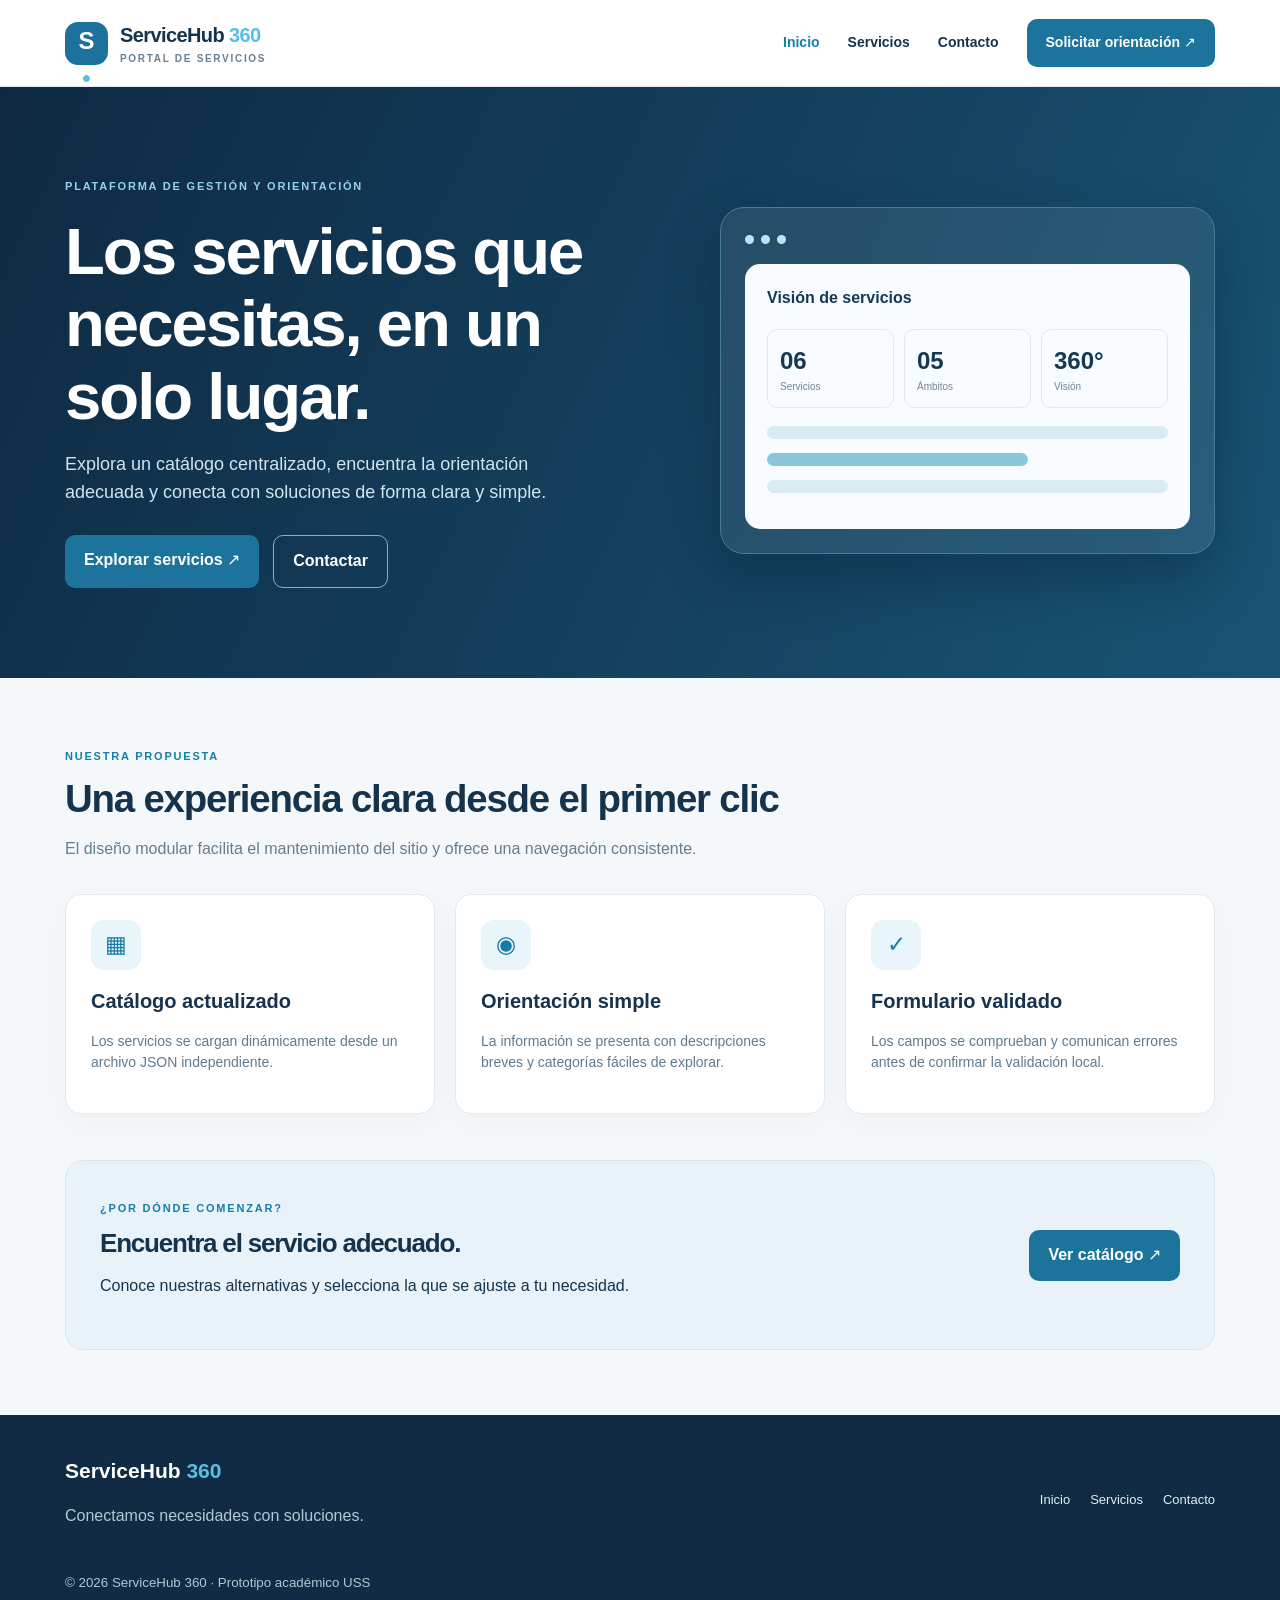
<file: index.html>
<!doctype html><html lang="es"><head><meta charset="UTF-8"><meta name="viewport" content="width=device-width, initial-scale=1"><meta name="description" content="ServiceHub 360: portal académico de servicios y orientación."><title>ServiceHub 360 | Inicio</title><link rel="stylesheet" href="./css/styles.css"><script type="module" src="./js/main.js"></script></head><body data-page="inicio"><header id="site-header" class="site-header"></header><main><section class="hero"><div class="shell hero-layout"><div><span class="eyebrow">Plataforma de gestión y orientación</span><h1>Los servicios que necesitas, en un solo lugar.</h1><p>Explora un catálogo centralizado, encuentra la orientación adecuada y conecta con soluciones de forma clara y simple.</p><div class="hero-actions"><a class="button" href="servicios.html">Explorar servicios ↗</a><a class="button secondary" href="contacto.html">Contactar</a></div></div><div class="hero-art" aria-label="Ilustración de indicadores de gestión"><div class="fake-top"><i></i><i></i><i></i></div><div class="fake-panel"><strong>Visión de servicios</strong><div class="fake-metrics"><span>06<small>Servicios</small></span><span>05<small>Ámbitos</small></span><span>360°<small>Visión</small></span></div><div class="fake-row"></div><div class="fake-row short"></div><div class="fake-row"></div></div></div></div></section><section class="section"><div class="shell"><div class="section-head"><span class="eyebrow">Nuestra propuesta</span><h2>Una experiencia clara desde el primer clic</h2><p>El diseño modular facilita el mantenimiento del sitio y ofrece una navegación consistente.</p></div><div class="features"><article class="feature"><span class="feature-icon">▦</span><h3>Catálogo actualizado</h3><p>Los servicios se cargan dinámicamente desde un archivo JSON independiente.</p></article><article class="feature"><span class="feature-icon">◉</span><h3>Orientación simple</h3><p>La información se presenta con descripciones breves y categorías fáciles de explorar.</p></article><article class="feature"><span class="feature-icon">✓</span><h3>Formulario validado</h3><p>Los campos se comprueban y comunican errores antes de confirmar la validación local.</p></article></div><div class="callout"><div><span class="eyebrow">¿Por dónde comenzar?</span><h2>Encuentra el servicio adecuado.</h2><p>Conoce nuestras alternativas y selecciona la que se ajuste a tu necesidad.</p></div><a class="button" href="servicios.html">Ver catálogo ↗</a></div></div></section></main><footer id="site-footer" class="site-footer"></footer></body></html>
</file>
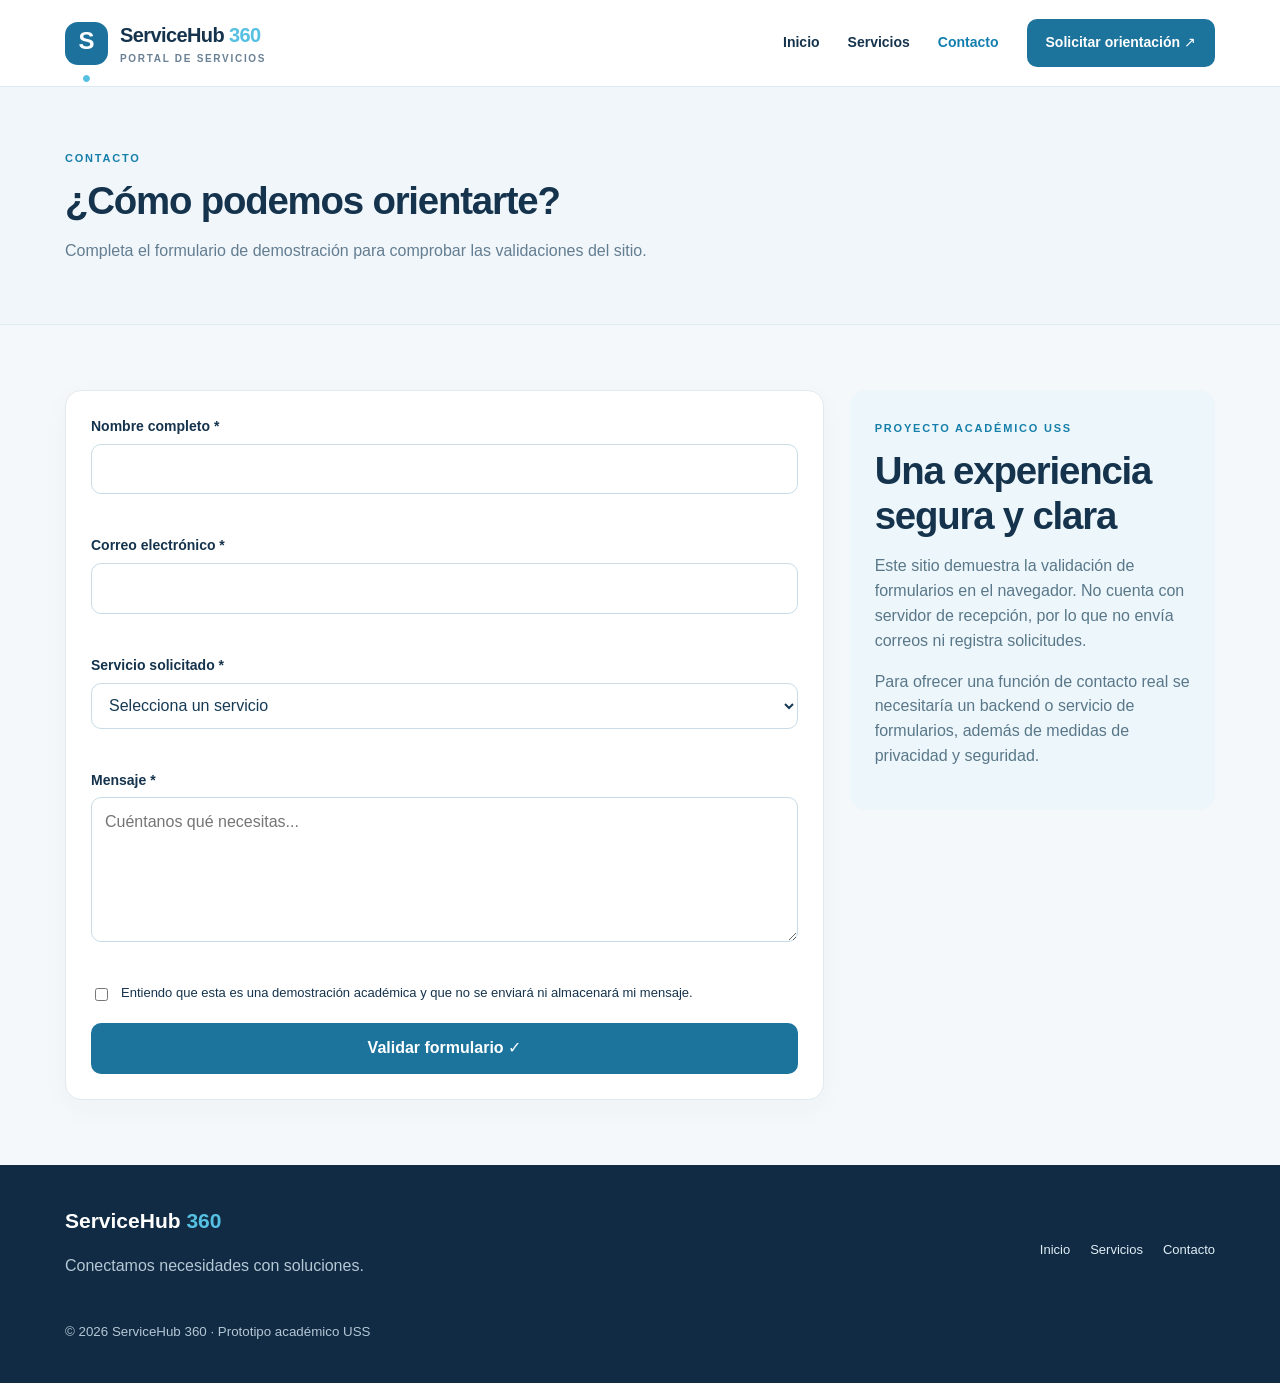
<file: contacto.html>
<!doctype html><html lang="es"><head><meta charset="UTF-8"><meta name="viewport" content="width=device-width, initial-scale=1"><meta name="description" content="Formulario demostrativo de contacto de ServiceHub 360."><title>ServiceHub 360 | Contacto</title><link rel="stylesheet" href="./css/styles.css"><script type="module" src="./js/main.js"></script><script type="module" src="./js/validation.js"></script></head><body data-page="contacto"><header id="site-header" class="site-header"></header><main><section class="page-intro"><div class="shell"><span class="eyebrow">Contacto</span><h1>¿Cómo podemos orientarte?</h1><p>Completa el formulario de demostración para comprobar las validaciones del sitio.</p></div></section><section class="section"><div class="shell contact-layout"><div class="panel"><form id="contact-form" class="contact-form" novalidate><div class="field"><label for="nombre">Nombre completo *</label><input id="nombre" name="nombre" autocomplete="name" required minlength="3" aria-describedby="nombre-error"><span class="error-message" id="nombre-error" data-error="nombre"></span></div><div class="field"><label for="email">Correo electrónico *</label><input id="email" name="email" type="email" autocomplete="email" required aria-describedby="email-error"><span class="error-message" id="email-error" data-error="email"></span></div><div class="field"><label for="service">Servicio solicitado *</label><select id="service" name="service" required aria-describedby="service-error"><option value="">Selecciona un servicio</option></select><span class="error-message" id="service-error" data-error="service"></span></div><div class="field"><label for="mensaje">Mensaje *</label><textarea id="mensaje" name="mensaje" required minlength="15" aria-describedby="mensaje-error" placeholder="Cuéntanos qué necesitas..."></textarea><span class="error-message" id="mensaje-error" data-error="mensaje"></span></div><div><label class="consent"><input type="checkbox" name="consentimiento" required aria-describedby="consentimiento-error"><span>Entiendo que esta es una demostración académica y que no se enviará ni almacenará mi mensaje.</span></label><span class="error-message" id="consentimiento-error" data-error="consentimiento"></span></div><div id="form-feedback" class="feedback" aria-live="polite" role="status"></div><button type="submit" class="button">Validar formulario ✓</button></form></div><aside class="side-note"><span class="eyebrow">Proyecto académico USS</span><h2>Una experiencia segura y clara</h2><p>Este sitio demuestra la validación de formularios en el navegador. No cuenta con servidor de recepción, por lo que no envía correos ni registra solicitudes.</p><p>Para ofrecer una función de contacto real se necesitaría un backend o servicio de formularios, además de medidas de privacidad y seguridad.</p></aside></div></section></main><footer id="site-footer" class="site-footer"></footer></body></html>
</file>
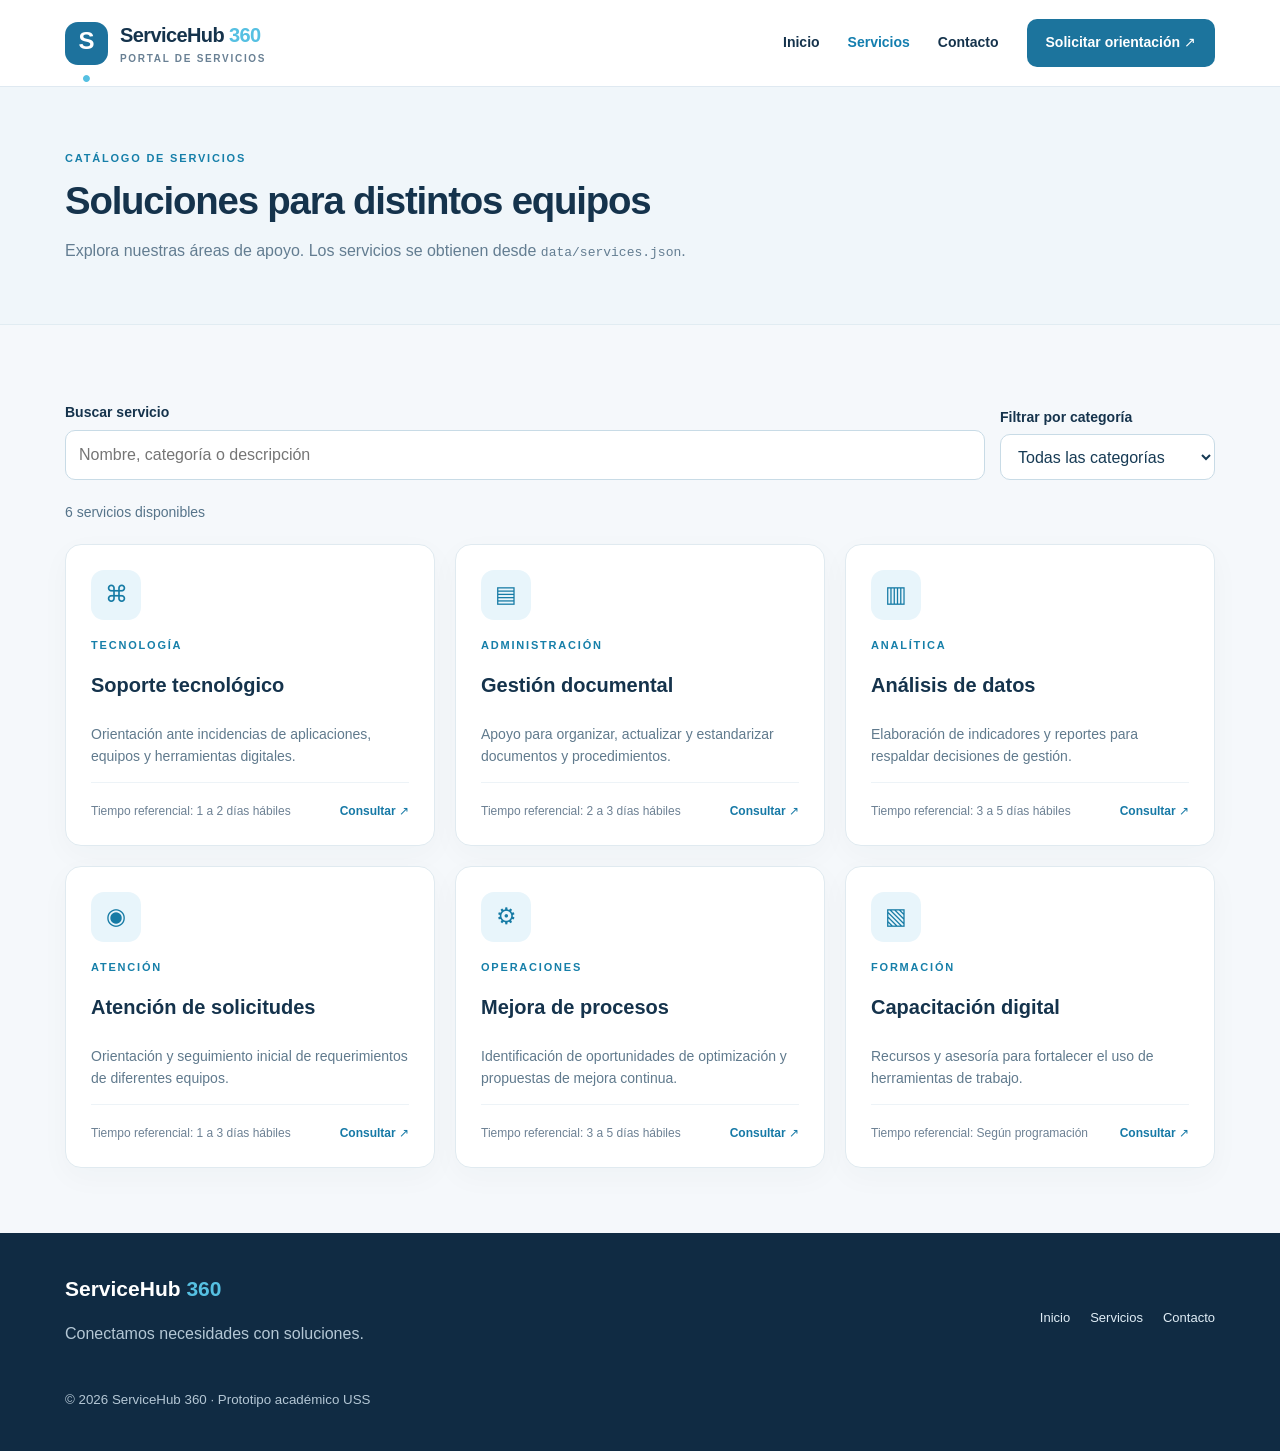
<file: servicios.html>
<!doctype html><html lang="es"><head><meta charset="UTF-8"><meta name="viewport" content="width=device-width, initial-scale=1"><meta name="description" content="Catálogo dinámico de servicios ServiceHub 360."><title>ServiceHub 360 | Servicios</title><link rel="stylesheet" href="./css/styles.css"><script type="module" src="./js/main.js"></script><script type="module" src="./js/services.js"></script></head><body data-page="servicios"><header id="site-header" class="site-header"></header><main><section class="page-intro"><div class="shell"><span class="eyebrow">Catálogo de servicios</span><h1>Soluciones para distintos equipos</h1><p>Explora nuestras áreas de apoyo. Los servicios se obtienen desde <code>data/services.json</code>.</p></div></section><section class="section"><div class="shell"><div class="filters"><div class="field"><label for="service-search">Buscar servicio</label><input id="service-search" type="search" placeholder="Nombre, categoría o descripción"></div><div class="field"><label for="category-filter">Filtrar por categoría</label><select id="category-filter"><option value="Todas">Todas las categorías</option></select></div></div><p class="result-status" id="services-status" role="status" aria-live="polite">Cargando servicios...</p><div id="services-grid" class="service-grid"></div></div></section></main><footer id="site-footer" class="site-footer"></footer></body></html>
</file>
<file: css/styles.css>
:root{font-family:Inter,Segoe UI,Arial,sans-serif;color:#15334c;background:#f5f8fb;font-synthesis:none}*{box-sizing:border-box}body{margin:0;line-height:1.55}a{color:inherit}button,input,select,textarea{font:inherit}button{cursor:pointer}button:focus-visible,a:focus-visible,input:focus-visible,select:focus-visible,textarea:focus-visible{outline:3px solid #66b6e4;outline-offset:2px}.shell{width:min(1150px,calc(100% - 40px));margin-inline:auto}.site-header{background:#fff;border-bottom:1px solid #dfe9f1;position:sticky;top:0;z-index:10}.header-content{min-height:86px;display:flex;align-items:center;justify-content:space-between;gap:20px}.brand{display:flex;align-items:center;gap:12px;text-decoration:none}.brand-icon{background:#1d729d;color:#fff;width:43px;height:43px;border-radius:13px;display:grid;place-items:center;font-size:24px;font-weight:800}.brand-dot,.brand em,.footer-content span{color:#56c0e2;font-style:normal}.brand strong{display:block;font-size:20px;letter-spacing:-.6px}.brand small{display:block;font-size:10px;letter-spacing:1.7px;text-transform:uppercase;color:#698094;font-weight:800}.nav{display:flex;align-items:center;gap:28px}.nav a{text-decoration:none;font-weight:650;font-size:14px}.nav a[aria-current=page]{color:#137eaf}.nav .nav-cta,.button{background:#1c749d;color:#fff;padding:13px 19px;border-radius:10px;border:0;display:inline-block;text-decoration:none;font-weight:750}.nav .nav-cta:hover,.button:hover{background:#125b7f}.nav-toggle{display:none;border:1px solid #d5e5ed;background:white;border-radius:8px;padding:5px 12px;font-size:24px}.hero{background:linear-gradient(115deg,#0f2942,#185475);color:white;padding:86px 0 90px;overflow:hidden}.hero-layout{display:grid;grid-template-columns:1.1fr .9fr;align-items:center;gap:50px}.eyebrow{color:#167fa9;text-transform:uppercase;letter-spacing:1.8px;font-size:11px;font-weight:850}.hero .eyebrow{color:#97d2ed}.hero h1{font-size:clamp(40px,5.1vw,66px);line-height:1.11;letter-spacing:-2px;margin:18px 0}.hero p{color:#d1e5f0;font-size:18px;max-width:530px}.hero-actions{display:flex;gap:14px;flex-wrap:wrap;margin-top:28px}.button.secondary{background:transparent;border:1px solid #7ab3d1;color:white}.hero-art{border:1px solid #477b9a;background:#ffffff13;border-radius:24px;padding:24px;box-shadow:0 25px 55px #00172955}.fake-top{display:flex;gap:7px;padding:3px 0 20px}.fake-top i{height:9px;width:9px;background:#bde4f2;border-radius:50%}.fake-panel{background:#f8fbff;padding:22px;border-radius:15px;color:#133954}.fake-panel strong{font-size:16px}.fake-metrics{display:grid;grid-template-columns:repeat(3,1fr);gap:10px;margin:18px 0}.fake-metrics span{border:1px solid #dcebf2;border-radius:10px;padding:12px;font-size:24px;font-weight:800}.fake-metrics small{display:block;font-size:10px;color:#718699;font-weight:500}.fake-row{height:13px;border-radius:15px;background:#d9ebf3;margin:14px 0}.fake-row.short{width:65%;background:#8bc7db}.section{padding:65px 0}.section-head{max-width:730px;margin:0 0 32px}.section h2,.page-intro h1{font-size:clamp(30px,3vw,42px);line-height:1.18;letter-spacing:-1.2px;margin:8px 0 16px}.section-head p,.page-intro p{color:#637d91}.features,.service-grid{display:grid;grid-template-columns:repeat(3,minmax(0,1fr));gap:20px}.feature,.service-card,.panel{background:white;border:1px solid #e0eaf0;border-radius:16px;padding:25px;box-shadow:0 9px 30px #15334c08}.feature-icon,.service-symbol{width:50px;height:50px;display:grid;place-items:center;background:#e8f5fb;color:#167ba5;border-radius:13px;font-size:23px;font-weight:800}.feature h3,.service-card h3{margin:16px 0 9px;font-size:20px}.feature p,.service-card p{color:#607a8d;font-size:14px}.service-card{display:flex;flex-direction:column}.service-card .eyebrow{margin-top:17px}.service-bottom{border-top:1px solid #edf3f7;display:flex;justify-content:space-between;gap:12px;margin-top:auto;padding-top:19px;align-items:center;font-size:12px;color:#6d8194}.service-bottom a{color:#1679a6;text-decoration:none;font-weight:800}.callout{background:#e8f2f8;border:1px solid #d4e7f0;border-radius:18px;padding:34px;display:flex;justify-content:space-between;align-items:center;gap:20px;margin-top:46px}.callout h2{font-size:26px}.page-intro{background:#f0f6fa;border-bottom:1px solid #e1ecf2;padding:58px 0 44px}.filters{display:flex;gap:15px;flex-wrap:wrap;align-items:end;margin:12px 0 22px}.field{display:grid;gap:6px}.field label{font-weight:700;font-size:14px}.field input,.field select,.field textarea{width:100%;background:#fff;border:1px solid #c8dbe6;border-radius:10px;padding:12px 13px;min-height:46px;color:#163a54}.filters .field:first-child{flex:1;min-width:210px}.filters .field:nth-child(2){min-width:215px}.result-status{color:#56748a;font-size:14px;margin:0 0 20px}.contact-layout{display:grid;grid-template-columns:1.35fr .65fr;gap:26px;align-items:start}.contact-form{display:grid;gap:19px}.contact-form .field textarea{min-height:145px;resize:vertical}.error-message{font-size:12px;color:#bd3343;min-height:16px}.field [aria-invalid=true]{border-color:#c53b4a;background:#fffafa}.feedback{padding:12px 15px;border-radius:8px;min-height:20px;font-size:14px}.feedback:empty{display:none}.feedback.error{background:#fff0f1;color:#9d2534}.feedback.success{background:#e7f6ed;color:#17613d}.consent{display:flex;gap:10px;align-items:flex-start;font-size:13px}.consent input{margin-top:5px}.side-note{background:#edf7fb;padding:25px;border-radius:16px}.side-note p{color:#597789}.site-footer{background:#102b43;color:#fff;padding:40px 0}.footer-content{display:grid;grid-template-columns:1fr auto;gap:10px}.footer-content strong{font-size:21px}.footer-content p,.footer-content small{color:#b4c7d5}.footer-content small{grid-column:1/-1;margin-top:18px}.footer-links{display:flex;gap:20px;align-items:center}.footer-links a{font-size:13px;text-decoration:none;color:#e0edf6}@media(max-width:850px){.hero-layout,.contact-layout{grid-template-columns:1fr}.hero-art{max-width:520px}.features,.service-grid{grid-template-columns:repeat(2,minmax(0,1fr))}.nav-toggle{display:block}.nav{display:none;position:absolute;left:0;right:0;top:85px;background:#fff;padding:22px;box-shadow:0 18px 24px #0e314522;flex-direction:column;align-items:stretch}.nav.is-open{display:flex}}@media(max-width:560px){.shell{width:min(100% - 28px,1150px)}.hero{padding:58px 0}.features,.service-grid{grid-template-columns:1fr}.callout{display:block}.callout .button{margin-top:12px}.footer-content{grid-template-columns:1fr}.footer-links{flex-wrap:wrap}.header-content{min-height:76px}.nav{top:76px}.brand strong{font-size:18px}}
</file>
